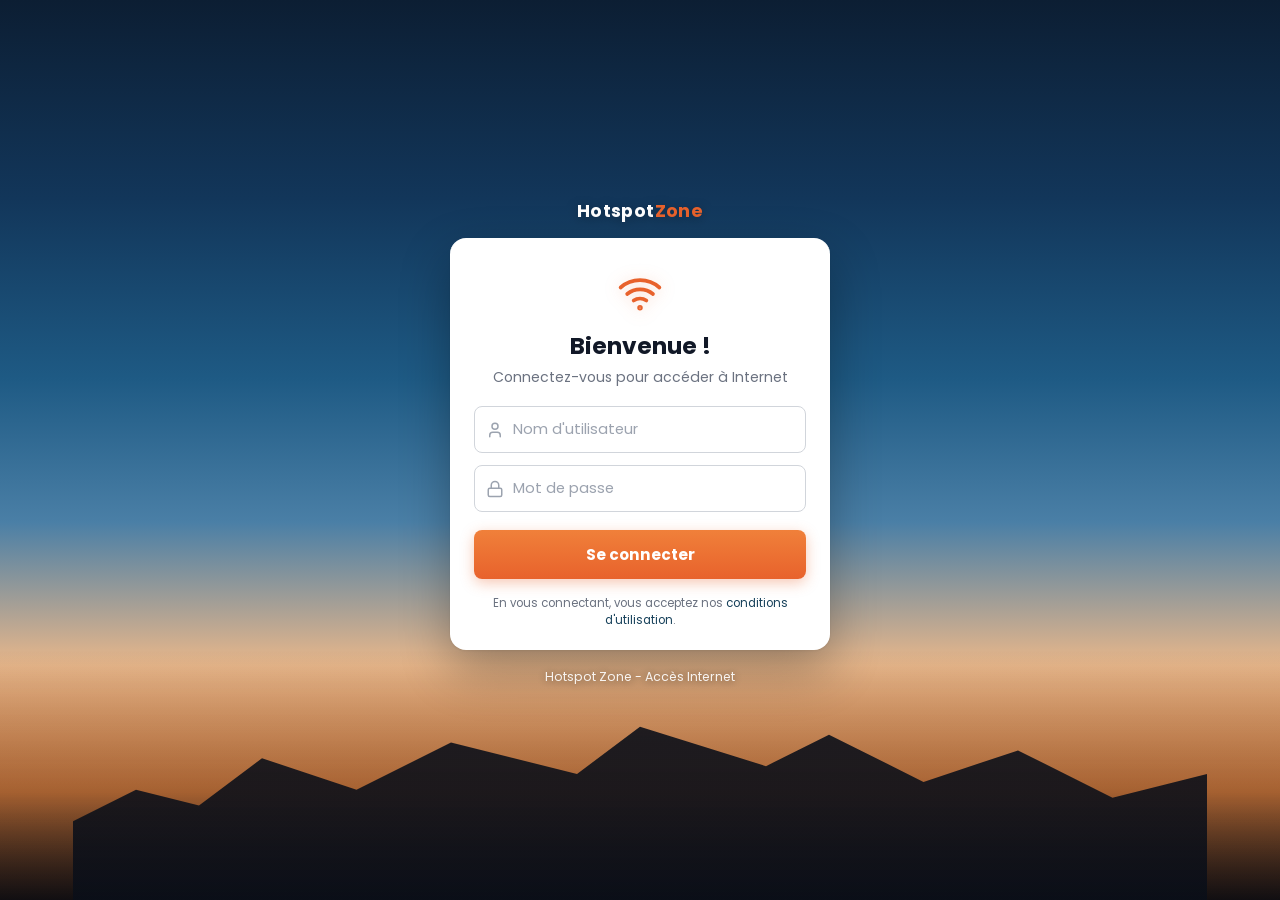
<file: Testportail/captive-portal/index.html>
<!DOCTYPE html>
<html lang="fr">
<head>
<meta charset="UTF-8">
<meta name="viewport" content="width=device-width, initial-scale=1.0">
<title>Hotspot Zone — Connexion</title>
<link rel="stylesheet" href="css/style.css?v=6">
</head>
<body>
<div class="portal-bg"></div>
<div class="wrap">
  <div class="brand-top">Hotspot<span>Zone</span></div>
  <div class="card">
    <div class="card-head">
      <div class="wifi-icon"><svg xmlns="http://www.w3.org/2000/svg" viewBox="0 0 24 24" fill="none" stroke="currentColor" stroke-width="2" stroke-linecap="round" stroke-linejoin="round"><path d="M5 12.55a11 11 0 0 1 14.08 0"/><path d="M1.42 9a16 16 0 0 1 21.16 0"/><path d="M8.53 16.11a6 6 0 0 1 6.95 0"/><circle cx="12" cy="20" r=".5" fill="currentColor"/></svg></div>
      <h1>Bienvenue !</h1>
      <p>Connectez-vous pour accéder à Internet</p>
    </div>
    <div id="status" class="status-msg"></div>
    <form name="login" action="$(link-login-only)" method="post" class="portal-form" id="login-form">
      <input type="hidden" name="dst" value="$(link-orig)">
      <input type="hidden" name="popup" value="true">
      <div class="field">
        <div class="input-icon">
          <svg xmlns="http://www.w3.org/2000/svg" viewBox="0 0 24 24" fill="none" stroke="currentColor" stroke-width="2" stroke-linecap="round" stroke-linejoin="round"><path d="M19 21v-2a4 4 0 0 0-4-4H9a4 4 0 0 0-4 4v2"/><circle cx="12" cy="7" r="4"/></svg>
          <input type="text" name="username" id="username" placeholder="Nom d'utilisateur" autocomplete="username" required>
        </div>
      </div>
      <div class="field">
        <div class="input-icon">
          <svg xmlns="http://www.w3.org/2000/svg" viewBox="0 0 24 24" fill="none" stroke="currentColor" stroke-width="2" stroke-linecap="round" stroke-linejoin="round"><rect x="3" y="11" width="18" height="11" rx="2"/><path d="M7 11V7a5 5 0 0 1 10 0v4"/></svg>
          <input type="password" name="password" id="code-pass" placeholder="Mot de passe">
        </div>
      </div>
      <button type="submit" class="btn-primary">Se connecter</button>
    </form>
    <p class="terms">En vous connectant, vous acceptez nos <a href="#">conditions d'utilisation</a>.</p>
  </div>
  <div class="footer">Hotspot Zone - Accès Internet</div>
</div>
<script>
// Voucher peut être saisi directement dans Nom d'utilisateur / Mot de passe
document.forms.login.addEventListener('submit', function(){
});
</script>

</html>
</file>
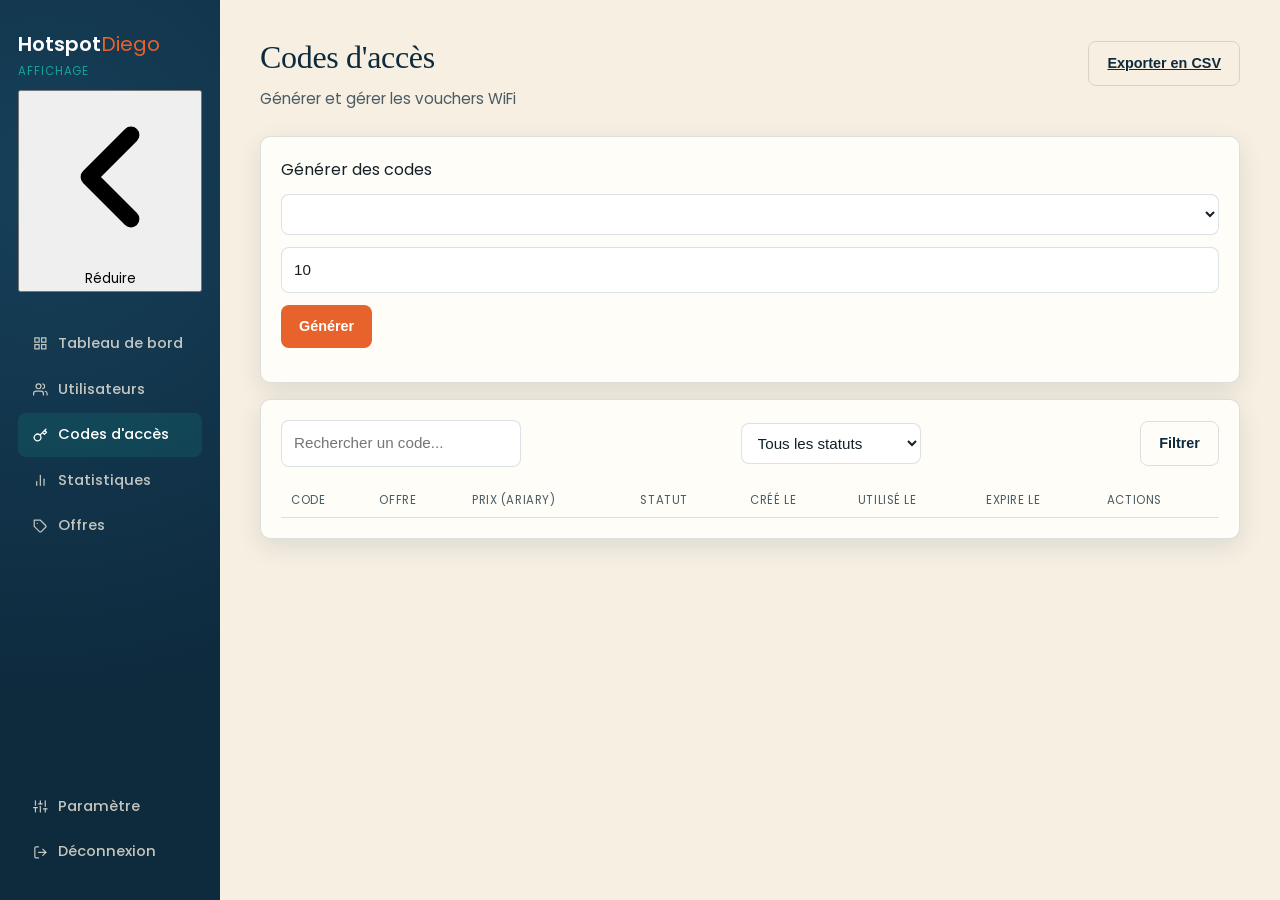
<file: dashboard/codes.html>
<!DOCTYPE html>
<html lang="fr">
<head>
<meta charset="UTF-8">
<meta name="viewport" content="width=device-width, initial-scale=1.0">
<title>Codes d'accès — Hotspot Diego</title>
<link rel="stylesheet" href="dashboard.css">
</head>
<body>

<div class="tout">
  <aside class="deuxieme">
    <div class="title">Hotspot<span style="color:var(--coral)">Diego</span>
      <small>Affichage</small>
    </div>
    <nav>
      <a href="dash.html">
        <svg xmlns="http://www.w3.org/2000/svg" viewBox="0 0 24 24" fill="none" stroke="currentColor" stroke-width="2" stroke-linecap="round" stroke-linejoin="round"><rect x="3" y="3" width="7" height="7"/><rect x="14" y="3" width="7" height="7"/><rect x="14" y="14" width="7" height="7"/><rect x="3" y="14" width="7" height="7"/></svg>
        Tableau de bord
      </a>
      <a href="#">
        <svg xmlns="http://www.w3.org/2000/svg" viewBox="0 0 24 24" fill="none" stroke="currentColor" stroke-width="2" stroke-linecap="round" stroke-linejoin="round"><path d="M17 21v-2a4 4 0 0 0-4-4H5a4 4 0 0 0-4 4v2"/><circle cx="9" cy="7" r="4"/><path d="M23 21v-2a4 4 0 0 0-3-3.87"/><path d="M16 3.13a4 4 0 0 1 0 7.75"/></svg>
        Utilisateurs
      </a>
      <a href="codes.html" class="active">
        <svg xmlns="http://www.w3.org/2000/svg" viewBox="0 0 24 24" fill="none" stroke="currentColor" stroke-width="2" stroke-linecap="round" stroke-linejoin="round"><path d="M21 2l-2 2m-7.61 7.61a5.5 5.5 0 1 1-7.778 7.778 5.5 5.5 0 0 1 7.777-7.777zm0 0L15.5 7.5m0 0l3 3L22 7l-3-3m-3.5 3.5L19 4"/></svg>
        Codes d'accès
      </a>
      <a href="stats.html">
        <svg xmlns="http://www.w3.org/2000/svg" viewBox="0 0 24 24" fill="none" stroke="currentColor" stroke-width="2" stroke-linecap="round" stroke-linejoin="round"><line x1="18" y1="20" x2="18" y2="10"/><line x1="12" y1="20" x2="12" y2="4"/><line x1="6" y1="20" x2="6" y2="14"/></svg>
        Statistiques
      </a>
      <a href="offres.html">
        <svg xmlns="http://www.w3.org/2000/svg" viewBox="0 0 24 24" fill="none" stroke="currentColor" stroke-width="2" stroke-linecap="round" stroke-linejoin="round"><path d="M20.59 13.41l-7.17 7.17a2 2 0 0 1-2.83 0L2 12V2h10l8.59 8.59a2 2 0 0 1 0 2.83z"/><line x1="7" y1="7" x2="7.01" y2="7"/></svg>
        Offres
      </a>
      <a href="parametre.html">
        <svg xmlns="http://www.w3.org/2000/svg" viewBox="0 0 24 24" fill="none" stroke="currentColor" stroke-width="2" stroke-linecap="round" stroke-linejoin="round"><line x1="4" y1="21" x2="4" y2="14"/><line x1="4" y1="10" x2="4" y2="3"/><line x1="12" y1="21" x2="12" y2="12"/><line x1="12" y1="8" x2="12" y2="3"/><line x1="20" y1="21" x2="20" y2="16"/><line x1="20" y1="12" x2="20" y2="3"/><line x1="1" y1="14" x2="7" y2="14"/><line x1="9" y1="8" x2="15" y2="8"/><line x1="17" y1="16" x2="23" y2="16"/></svg>
        Paramètre
      </a>
      <a href="../login_php/logout.php">
        <svg xmlns="http://www.w3.org/2000/svg" viewBox="0 0 24 24" fill="none" stroke="currentColor" stroke-width="2" stroke-linecap="round" stroke-linejoin="round"><path d="M9 21H5a2 2 0 0 1-2-2V5a2 2 0 0 1 2-2h4"/><polyline points="16 17 21 12 16 7"/><line x1="21" y1="12" x2="9" y2="12"/></svg>
        Déconnexion
      </a>
    </nav>
  </aside>

  <main class="main">

    <div class="topbar">
      <div>
        <h1>Codes d'accès</h1>
        <div class="subtitle">Générer et gérer les vouchers WiFi</div>
      </div>
      <a class="btn btn-outline" href="../login_php/vouchers.php?export=csv">Exporter en CSV</a>
    </div>

    <div id="message" class="error-banner" style="display:none;"></div>

    <div class="card" style="margin-bottom:16px;">
      <form id="form-generer" class="toolbar" style="margin-bottom:0;">
        <strong>Générer des codes</strong>
        <select id="plan-select" required></select>
        <input type="number" id="quantite" min="1" max="200" value="10" required title="Quantité">
        <button type="submit" class="btn btn-primary">Générer</button>
      </form>
      <div id="codes-genere" style="margin-top:14px;display:flex;flex-wrap:wrap;gap:8px;"></div>
    </div>

    <div class="card">
      <form id="form-filtres" class="toolbar">
        <input type="text" id="recherche" placeholder="Rechercher un code..." style="max-width:240px;">
        <select id="filtre-statut" style="max-width:180px;">
          <option value="">Tous les statuts</option>
          <option value="non_utilise">Non utilisés</option>
          <option value="actif">Actifs</option>
          <option value="expire">Expirés</option>
          <option value="desactive">Désactivés</option>
        </select>
        <button type="submit" class="btn btn-outline">Filtrer</button>
      </form>

      <table id="table-codes">
        <thead>
          <tr><th>Code</th><th>Offre</th><th>Prix</th><th>Statut</th><th>Créé le</th><th>Utilisé le</th><th>Expire le</th><th>Actions</th></tr>
        </thead>
        <tbody></tbody>
      </table>
    </div>

  </main>
</div>

<script src="../js/guard.js"></script>
<script src="../js/codes.js"></script>
</body>
</html>
</file>
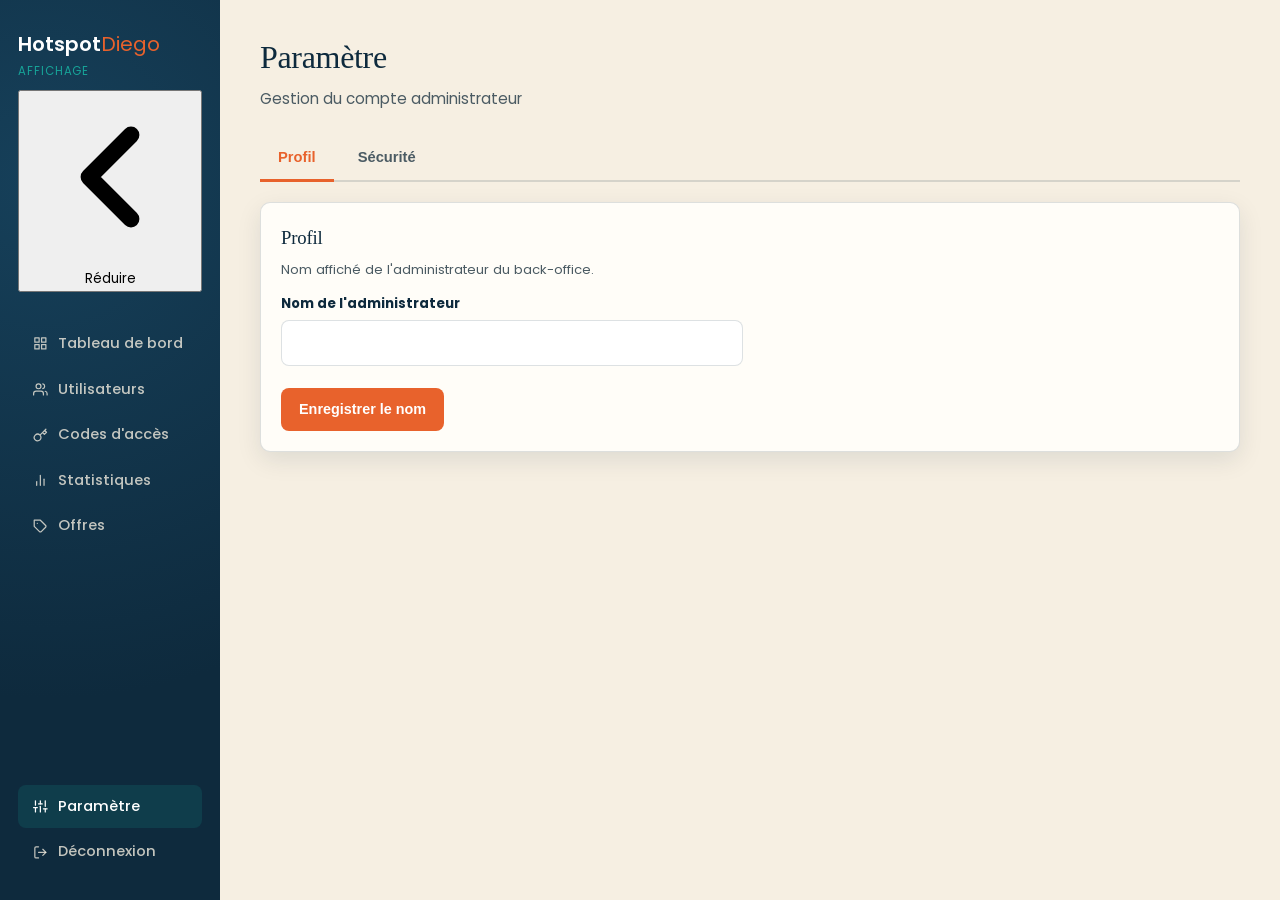
<file: dashboard/parametre.html>
<!DOCTYPE html>
<html lang="fr">
<head>
<meta charset="UTF-8">
<meta name="viewport" content="width=device-width, initial-scale=1.0">
<title>Paramètres — Hotspot Diego</title>
<link rel="stylesheet" href="dashboard.css">
</head>
<body>

<div class="tout">
  <aside class="deuxieme">
    <div class="title">Hotspot<span style="color:var(--coral)">Diego</span>
      <small>Affichage</small>
    </div>
    <nav>
      <a href="dash.html">
        <svg xmlns="http://www.w3.org/2000/svg" viewBox="0 0 24 24" fill="none" stroke="currentColor" stroke-width="2" stroke-linecap="round" stroke-linejoin="round"><rect x="3" y="3" width="7" height="7"/><rect x="14" y="3" width="7" height="7"/><rect x="14" y="14" width="7" height="7"/><rect x="3" y="14" width="7" height="7"/></svg>
        Tableau de bord
      </a>
      <a href="#">
        <svg xmlns="http://www.w3.org/2000/svg" viewBox="0 0 24 24" fill="none" stroke="currentColor" stroke-width="2" stroke-linecap="round" stroke-linejoin="round"><path d="M17 21v-2a4 4 0 0 0-4-4H5a4 4 0 0 0-4 4v2"/><circle cx="9" cy="7" r="4"/><path d="M23 21v-2a4 4 0 0 0-3-3.87"/><path d="M16 3.13a4 4 0 0 1 0 7.75"/></svg>
        Utilisateurs
      </a>
      <a href="codes.html">
        <svg xmlns="http://www.w3.org/2000/svg" viewBox="0 0 24 24" fill="none" stroke="currentColor" stroke-width="2" stroke-linecap="round" stroke-linejoin="round"><path d="M21 2l-2 2m-7.61 7.61a5.5 5.5 0 1 1-7.778 7.778 5.5 5.5 0 0 1 7.777-7.777zm0 0L15.5 7.5m0 0l3 3L22 7l-3-3m-3.5 3.5L19 4"/></svg>
        Codes d'accès
      </a>
      <a href="stats.html">
        <svg xmlns="http://www.w3.org/2000/svg" viewBox="0 0 24 24" fill="none" stroke="currentColor" stroke-width="2" stroke-linecap="round" stroke-linejoin="round"><line x1="18" y1="20" x2="18" y2="10"/><line x1="12" y1="20" x2="12" y2="4"/><line x1="6" y1="20" x2="6" y2="14"/></svg>
        Statistiques
      </a>
      <a href="offres.html">
        <svg xmlns="http://www.w3.org/2000/svg" viewBox="0 0 24 24" fill="none" stroke="currentColor" stroke-width="2" stroke-linecap="round" stroke-linejoin="round"><path d="M20.59 13.41l-7.17 7.17a2 2 0 0 1-2.83 0L2 12V2h10l8.59 8.59a2 2 0 0 1 0 2.83z"/><line x1="7" y1="7" x2="7.01" y2="7"/></svg>
        Offres
      </a>
      <a href="parametre.html" class="active">
        <svg xmlns="http://www.w3.org/2000/svg" viewBox="0 0 24 24" fill="none" stroke="currentColor" stroke-width="2" stroke-linecap="round" stroke-linejoin="round"><line x1="4" y1="21" x2="4" y2="14"/><line x1="4" y1="10" x2="4" y2="3"/><line x1="12" y1="21" x2="12" y2="12"/><line x1="12" y1="8" x2="12" y2="3"/><line x1="20" y1="21" x2="20" y2="16"/><line x1="20" y1="12" x2="20" y2="3"/><line x1="1" y1="14" x2="7" y2="14"/><line x1="9" y1="8" x2="15" y2="8"/><line x1="17" y1="16" x2="23" y2="16"/></svg>
        Paramètre
      </a>
      <a href="../login_php/logout.php">
        <svg xmlns="http://www.w3.org/2000/svg" viewBox="0 0 24 24" fill="none" stroke="currentColor" stroke-width="2" stroke-linecap="round" stroke-linejoin="round"><path d="M9 21H5a2 2 0 0 1-2-2V5a2 2 0 0 1 2-2h4"/><polyline points="16 17 21 12 16 7"/><line x1="21" y1="12" x2="9" y2="12"/></svg>
        Déconnexion
      </a>
    </nav>
  </aside>

  <main class="main">

    <div class="topbar">
      <div>
        <h1>Paramètres</h1>
        <div class="subtitle">Gestion du compte administrateur</div>
      </div>
    </div>

    <div class="tabs">
      <button type="button" class="tab active" data-tab="profil">Profil</button>
      <button type="button" class="tab" data-tab="securite">Sécurité</button>
    </div>

    <div id="tab-profil" class="tab-panel active">
      <div class="card card-large">
        <h3 style="margin-bottom:6px;">Profil</h3>
        <p class="hint" style="margin-top:0;">Nom affiché de l'administrateur du back-office.</p>

        <div id="message-nom" class="error-banner" style="display:none;"></div>

        <form id="form-nom">
          <div class="form-grid form-grid-2">
            <div class="field">
              <label for="nom-admin">Nom de l'administrateur</label>
              <input type="text" id="nom-admin" required minlength="3">
            </div>
          </div>
          <button type="submit" class="btn btn-primary">Enregistrer le nom</button>
        </form>
      </div>
    </div>

    <div id="tab-securite" class="tab-panel">
      <div class="card card-large">
        <h3 style="margin-bottom:6px;">Sécurité</h3>
        <p class="hint" style="margin-top:0;">Modifiez le mot de passe de connexion au back-office.</p>

        <div id="message" class="error-banner" style="display:none;"></div>

        <form id="form-password">
          <div class="form-grid">
            <div class="field">
              <label for="username">Identifiant admin</label>
              <input type="text" id="username" autocomplete="username" required>
            </div>
            <div class="field">
              <label for="current">Mot de passe actuel</label>
              <input type="password" id="current" autocomplete="current-password" required>
            </div>
            <div class="field">
              <label for="new">Nouveau mot de passe</label>
              <input type="password" id="new" autocomplete="new-password" required minlength="6">
            </div>
            <div class="field">
              <label for="confirm">Confirmer</label>
              <input type="password" id="confirm" autocomplete="new-password" required minlength="6">
            </div>
          </div>
          <button type="submit" class="btn btn-primary">Enregistrer</button>
        </form>
      </div>
    </div>

  </main>
</div>

<script src="../js/guard.js"></script>
<script src="../js/parametre.js"></script>
</body>
</html>
</file>
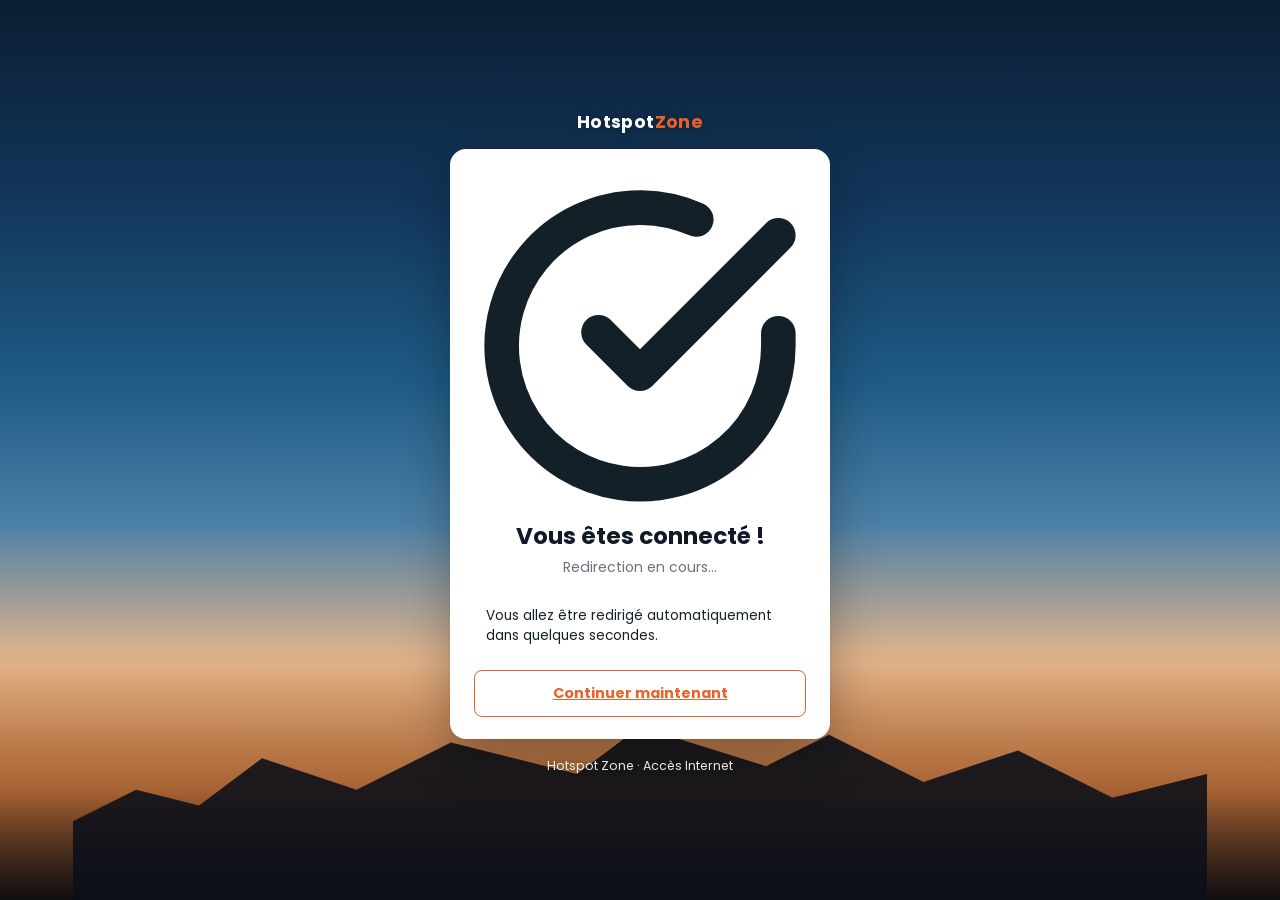
<file: Testportail/hotspot/alogin.html>
<!DOCTYPE html>
<html lang="fr">
<head>
<title>Hotspot Zone — Connexion réussie</title>
<meta http-equiv="Content-Type" content="text/html; charset=UTF-8" />
<meta http-equiv="pragma" content="no-cache" />
<meta http-equiv="expires" content="no-cache" />
<meta http-equiv="refresh" content="2; url=$(link-redirect)" />
<meta name="viewport" content="width=device-width, initial-scale=1.0" />
<link rel="stylesheet" href="css/style.css" />
</head>

<!-- ══════════════════════════════════════════════════
     BACK-END MikroTik : startClock (ne pas modifier)
     ══════════════════════════════════════════════════ -->
<script type="text/javascript">
<!--
  function startClock() {
    $(if popup == 'true')
    open('$(link-status)', 'hotspot_status', 'toolbar=0,location=0,directories=0,status=0,menubars=0,resizable=1,width=320,height=240');
    $(endif)
    location.href = '$(link-redirect)';
  }
//-->
</script>
<!-- ═══════════════════════════════════════════════════ -->

<body onload="startClock()">

<div class="portal-bg"></div>

<div class="wrap">
  <div class="brand-top">Hotspot<span>Zone</span></div>

  <div class="card">
    <div class="card-head">
      <div class="card-icon ok">
        <svg xmlns="http://www.w3.org/2000/svg" viewBox="0 0 24 24" fill="none" stroke="currentColor" stroke-width="2.5" stroke-linecap="round" stroke-linejoin="round">
          <path d="M22 11.08V12a10 10 0 1 1-5.93-9.14"/>
          <polyline points="22 4 12 14.01 9 11.01"/>
        </svg>
      </div>
      <h1>Vous êtes connecté !</h1>
      <p>Redirection en cours…</p>
    </div>

    <div class="status-msg info show">
      Vous allez être redirigé automatiquement dans quelques secondes.
    </div>

    <div class="progress-bar-wrap">
      <div class="progress-bar"></div>
    </div>

    <a href="$(link-redirect)" class="btn-outline" id="btn-redirect">
      Continuer maintenant
    </a>
  </div>

  <div class="footer">Hotspot Zone · Accès Internet</div>
</div>

</body>
</html>
</file>
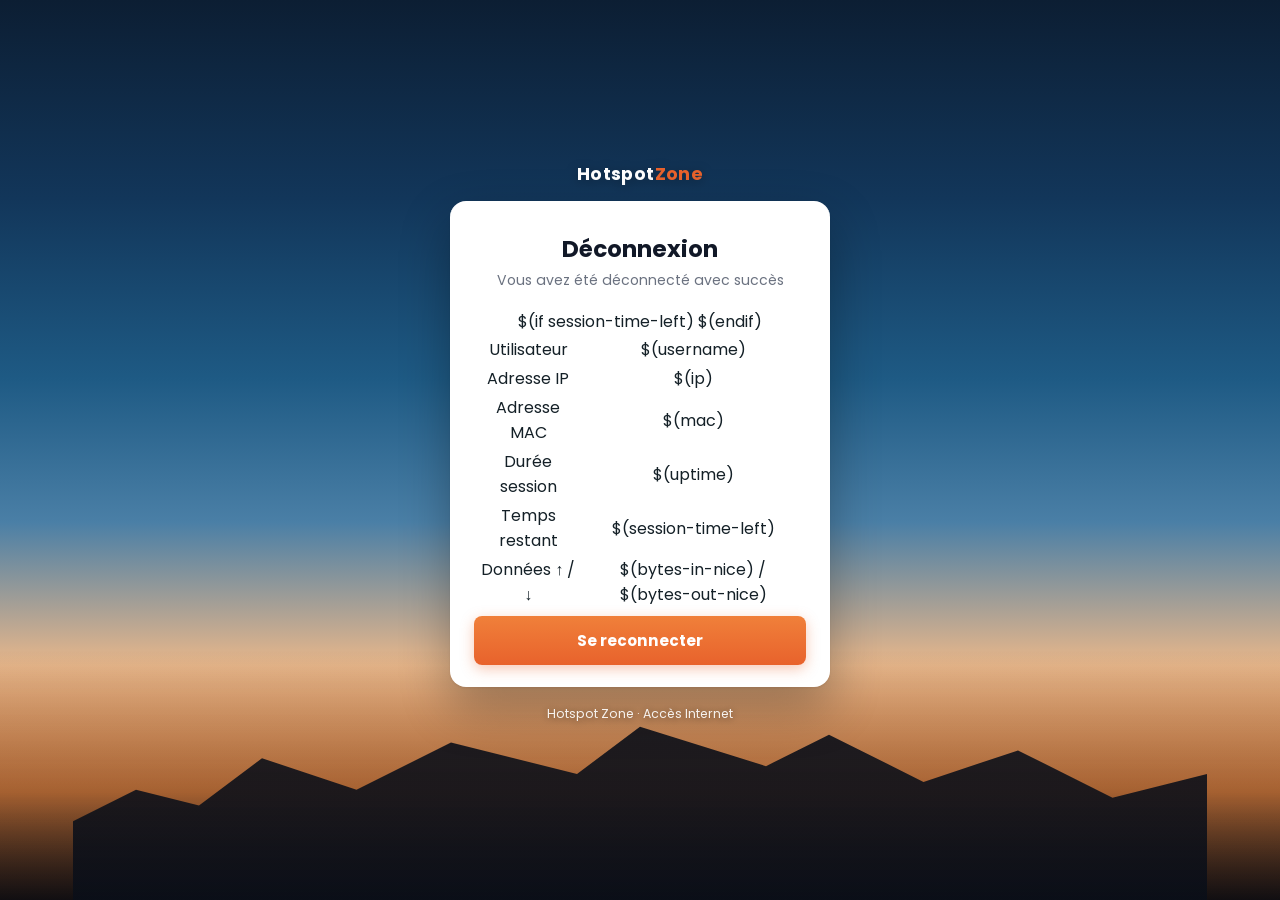
<file: Testportail/hotspot/logout.html>
<!DOCTYPE html>
<html lang="fr">
<head>
<title>Hotspot Zone — Déconnexion</title>
<meta http-equiv="Content-Type" content="text/html; charset=UTF-8" />
<meta http-equiv="pragma" content="no-cache" />
<meta http-equiv="expires" content="no-cache" />
<meta name="viewport" content="width=device-width, initial-scale=1.0" />
<link rel="stylesheet" href="css/style.css" />
</head>

<!-- ══════════════════════════════════════════════════
     BACK-END MikroTik : openLogin (ne pas modifier)
     ══════════════════════════════════════════════════ -->
<script type="text/javascript">
<!--
  function openLogin() {
    if (window.name != 'hotspot_logout') return true;
    open('$(link-login)', '_blank', '');
    window.close();
    return false;
  }
//-->
</script>
<!-- ═══════════════════════════════════════════════════ -->

<body>

<div class="portal-bg"></div>

<div class="wrap">
  <div class="brand-top">Hotspot<span>Zone</span></div>

  <div class="card">
    <div class="card-head">
      <h1>Déconnexion</h1>
      <p>Vous avez été déconnecté avec succès</p>
    </div>

    <!-- ═══ Récapitulatif de session (back-end intact) ═══ -->
    <table class="session-table">
      <tr>
        <td>Utilisateur</td>
        <td>$(username)</td>
      </tr>
      <tr>
        <td>Adresse IP</td>
        <td>$(ip)</td>
      </tr>
      <tr>
        <td>Adresse MAC</td>
        <td>$(mac)</td>
      </tr>
      <tr>
        <td>Durée session</td>
        <td>$(uptime)</td>
      </tr>
      $(if session-time-left)
      <tr>
        <td>Temps restant</td>
        <td>$(session-time-left)</td>
      </tr>
      $(endif)
      <tr>
        <td>Données ↑ / ↓</td>
        <td>$(bytes-in-nice) / $(bytes-out-nice)</td>
      </tr>
    </table>
    <!-- ═════════════════════════════════════════════════ -->

    <!-- Bouton reconnexion (back-end intact) -->
    <form action="$(link-login)" name="login" onsubmit="return openLogin()">
      <button type="submit" class="btn-primary" id="btn-reconnect">
        Se reconnecter
      </button>
    </form>
  </div>

  <div class="footer">Hotspot Zone · Accès Internet</div>
</div>

</body>
</html>
</file>
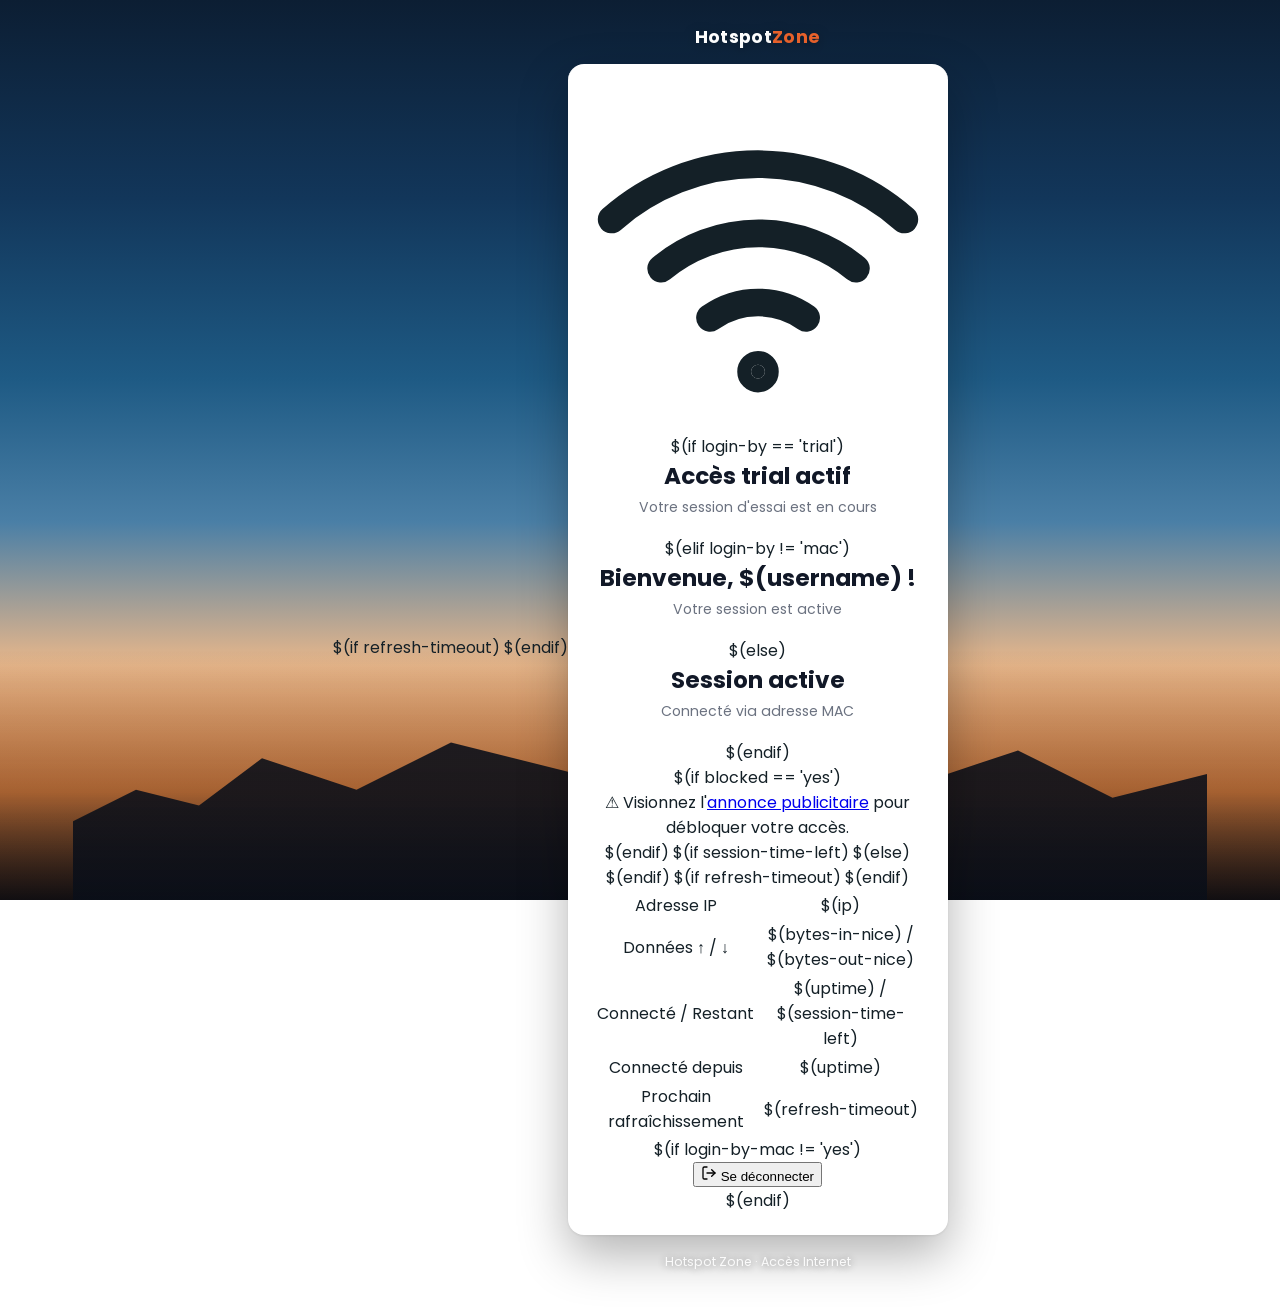
<file: Testportail/hotspot/status.html>
<!DOCTYPE html>
<html lang="fr">
<head>
<title>Hotspot Zone — Session active</title>
$(if refresh-timeout)
<meta http-equiv="refresh" content="$(refresh-timeout-secs)">
$(endif)
<meta http-equiv="Content-Type" content="text/html; charset=UTF-8" />
<meta http-equiv="pragma" content="no-cache" />
<meta http-equiv="expires" content="no-cache" />
<meta name="viewport" content="width=device-width, initial-scale=1.0" />
<link rel="stylesheet" href="css/style.css" />
</head>

<!-- ══════════════════════════════════════════════════════════
     BACK-END MikroTik : focusAdvert / openAdvert / openLogout
     (ne pas modifier)
     ══════════════════════════════════════════════════════════ -->
<script type="text/javascript">
<!--
$(if advert-pending == 'yes')
  var popup = '';
  function focusAdvert() {
    if (window.focus) popup.focus();
  }
  function openAdvert() {
    popup = open('$(link-advert)', 'hotspot_advert', '');
    setTimeout("focusAdvert()", 1000);
  }
$(endif)
  function openLogout() {
    if (window.name != 'hotspot_status') return true;
    open('$(link-logout)', 'hotspot_logout', 'toolbar=0,location=0,directories=0,status=0,menubars=0,resizable=1,width=320,height=280');
    window.close();
    return false;
  }
//-->
</script>
<!-- ════════════════════════════════════════════════════════ -->

<body $(if advert-pending == 'yes') onload="openAdvert()" $(endif)>

<div class="portal-bg"></div>

<div class="wrap">
  <div class="brand-top">Hotspot<span>Zone</span></div>

  <div class="card">
    <div class="card-head">
      <div class="card-icon ok">
        <svg xmlns="http://www.w3.org/2000/svg" viewBox="0 0 24 24" fill="none" stroke="currentColor" stroke-width="2" stroke-linecap="round" stroke-linejoin="round">
          <path d="M5 12.55a11 11 0 0 1 14.08 0"/>
          <path d="M1.42 9a16 16 0 0 1 21.16 0"/>
          <path d="M8.53 16.11a6 6 0 0 1 6.95 0"/>
          <circle cx="12" cy="20" r=".5" fill="currentColor"/>
        </svg>
      </div>

      $(if login-by == 'trial')
      <h1>Accès trial actif</h1>
      <p>Votre session d'essai est en cours</p>
      $(elif login-by != 'mac')
      <h1>Bienvenue, $(username) !</h1>
      <p>Votre session est active</p>
      $(else)
      <h1>Session active</h1>
      <p>Connecté via adresse MAC</p>
      $(endif)
    </div>

    <!-- Alerte publicité requise (back-end intact) -->
    $(if blocked == 'yes')
    <div class="advert-banner">
      ⚠ Visionnez l'<a href="$(link-advert)" target="hotspot_advert">annonce publicitaire</a>
      pour débloquer votre accès.
    </div>
    $(endif)

    <!-- ═══ Informations de session (back-end intact) ═══ -->
    <table class="session-table">
      <tr>
        <td>Adresse IP</td>
        <td>$(ip)</td>
      </tr>
      <tr>
        <td>Données ↑ / ↓</td>
        <td>$(bytes-in-nice) / $(bytes-out-nice)</td>
      </tr>
      $(if session-time-left)
      <tr>
        <td>Connecté / Restant</td>
        <td>$(uptime) / $(session-time-left)</td>
      </tr>
      $(else)
      <tr>
        <td>Connecté depuis</td>
        <td>$(uptime)</td>
      </tr>
      $(endif)
      $(if refresh-timeout)
      <tr>
        <td>Prochain rafraîchissement</td>
        <td>$(refresh-timeout)</td>
      </tr>
      $(endif)
    </table>
    <!-- ════════════════════════════════════════════════ -->

    <!-- Bouton déconnexion (back-end intact) -->
    $(if login-by-mac != 'yes')
    <form action="$(link-logout)" name="logout" onsubmit="return openLogout()">
      <button type="submit" class="btn-danger" id="btn-logout">
        <svg xmlns="http://www.w3.org/2000/svg" viewBox="0 0 24 24" fill="none" stroke="currentColor" stroke-width="2" stroke-linecap="round" stroke-linejoin="round" style="width:16px;height:16px">
          <path d="M9 21H5a2 2 0 0 1-2-2V5a2 2 0 0 1 2-2h4"/>
          <polyline points="16 17 21 12 16 7"/>
          <line x1="21" y1="12" x2="9" y2="12"/>
        </svg>
        Se déconnecter
      </button>
    </form>
    $(endif)
  </div>

  <div class="footer">Hotspot Zone · Accès Internet</div>
</div>

</body>
</html>
</file>
<file: Testportail/captive-portal/css/style.css>
@import url('https://fonts.googleapis.com/css2?family=Poppins:wght@400;500;600;700&display=swap');

:root {
  --bay: #0E2A3D;
  --bay-light: #16405A;
  --lagoon: #17A398;
  --lagoon-dim: #0F7A70;
  --coral: #E8622C;
  --sand: #F6EFE2;
  --paper: #FFFDF8;
  --ink: #142027;
  --ink-soft: #5A6B72;
}

* {
  box-sizing: border-box;
}

body {
  margin: 0;
  min-height: 100vh;
  font-family: 'Poppins', sans-serif;
  color: var(--ink);
  display: flex;
  align-items: center;
  justify-content: center;
  padding: 24px 16px 40px;
  position: relative;
  overflow-x: hidden;
}

/* Background image inspirée de la capture : ciel bleu → coucher orange + montagnes */
.portal-bg {
  position: fixed;
  inset: 0;
  z-index: -2;
  background:
    linear-gradient(180deg, #0C1E33 0%, #12365A 22%, #1E5A84 42%, #4A7FA6 58%, #E9B78A 74%, #E8843C 88%, #1A0F0A 100%);
}

.portal-bg::after {
  content: '';
  position: absolute;
  left: 0;
  right: 0;
  bottom: 0;
  height: 28vh;
  background: linear-gradient(180deg, transparent 0%, rgba(10, 15, 25, 0.55) 100%),
    url("data:image/svg+xml,%3Csvg xmlns='http://www.w3.org/2000/svg' viewBox='0 0 1440 320'%3E%3Cpath fill='%230A0F1A' fill-opacity='0.95' d='M0,220 L80,180 L160,200 L240,140 L360,180 L480,120 L640,160 L720,100 L880,150 L960,110 L1080,170 L1200,130 L1320,190 L1440,160 L1440,320 L0,320 Z'/%3E%3C/svg%3E");
  background-size: 100% 100%, 100% 100%;
  background-repeat: no-repeat;
  opacity: 0.95;
}

.wrap {
  width: 100%;
  max-width: 380px;
  display: flex;
  flex-direction: column;
  align-items: center;
  gap: 14px;
}

.brand-top {
  font-family: 'Poppins', serif;
  font-size: 1.1rem;
  font-weight: 700;
  color: #fff;
  letter-spacing: 0.02em;
  text-shadow: 0 2px 12px rgba(0, 0, 0, 0.35);
}

.brand-top span {
  color: var(--coral);
}

.card {
  width: 100%;
  background: #ffffff;
  border-radius: 16px;
  border-top: 3px solid #ffffff;
  box-shadow: 0 20px 50px rgba(0, 0, 0, 0.3), 0 1px 3px rgba(0,0,0,0.08);
  padding: 28px 24px 22px;
  text-align: center;
}

.wifi-icon {
  width: 48px;
  height: 48px;
  margin: 0 auto 12px;
  color: var(--coral);
  display: flex;
  align-items: center;
  justify-content: center;
  filter: drop-shadow(0 2px 8px rgba(232, 98, 44, 0.25));
}

.wifi-icon svg {
  width: 44px;
  height: 44px;
}

.wifi-icon.success {
  color: var(--lagoon);
}

.card-head h1 {
  font-family: 'Poppins', serif;
  font-size: 1.45rem;
  margin: 0 0 4px;
  color: #111827;
}

.card-head p {
  margin: 0 0 18px;
  color: #6B7280;
  font-size: 0.88rem;
}

.portal-form {
  text-align: left;
}

.field {
  margin-bottom: 12px;
  text-align: left;
}
.field label {
  display: block;
  font-size: 0.78rem;
  font-weight: 600;
  color: #374151;
  margin-bottom: 5px;
}

.input-icon {
  position: relative;
  display: flex;
  align-items: center;
}

.input-icon svg {
  position: absolute;
  left: 12px;
  width: 18px;
  height: 18px;
  color: #9CA3AF;
  pointer-events: none;
}

.input-icon input {
  width: 100%;
  padding: 12px 12px 12px 38px;
  border: 1.5px solid #D1D5DB;
  border-radius: 8px;
  font-family: 'Poppins', sans-serif;
  font-size: 0.92rem;
  background: #fff;
  color: var(--ink);
  outline: none;
  transition: border-color 0.2s, box-shadow 0.2s;
}

.input-icon input:focus {
  border-color: var(--coral);
  box-shadow: 0 0 0 3px rgba(232, 98, 44, 0.15);
}

.input-icon input::placeholder {
  color: #9CA3AF;
}

.btn-primary {
  width: 100%;
  margin-top: 6px;
  padding: 13px;
  border: none;
  border-radius: 8px;
  background: var(--coral);
  background: linear-gradient(180deg, #F0803A 0%, var(--coral) 100%);
  color: #fff;
  font-family: 'Poppins', sans-serif;
  font-weight: 700;
  font-size: 0.95rem;
  cursor: pointer;
  box-shadow: 0 4px 14px rgba(232, 98, 44, 0.35);
  transition: transform 0.08s, box-shadow 0.15s, filter 0.15s;
}

.btn-primary:hover {
  filter: brightness(1.06);
  box-shadow: 0 6px 18px rgba(232, 98, 44, 0.45);
}

.btn-primary:active {
  transform: scale(0.98);
}

.btn-primary:disabled {
  opacity: 0.6;
  cursor: not-allowed;
}

.divider {
  display: flex;
  align-items: center;
  gap: 12px;
  margin: 14px 0;
  color: #9CA3AF;
  font-size: 0.82rem;
}

.divider::before,
.divider::after {
  content: '';
  flex: 1;
  height: 1px;
  background: #D1D5DB;
}

.divider span {
  padding: 0 4px;
}

.btn-outline {
  width: 100%;
  padding: 12px;
  border: 1.5px solid var(--coral);
  border-radius: 8px;
  background: #fff;
  color: var(--coral);
  font-family: 'Poppins', sans-serif;
  font-weight: 700;
  font-size: 0.9rem;
  cursor: pointer;
  display: inline-flex;
  align-items: center;
  justify-content: center;
  gap: 8px;
  transition: background 0.15s, color 0.15s, border-color 0.15s;
}

.btn-outline:hover {
  background: rgba(232, 98, 44, 0.06);
  border-color: var(--coral);
}

.terms {
  margin: 16px 0 0;
  font-size: 0.72rem;
  color: #6B7280;
  line-height: 1.4;
}

.terms a {
  color: var(--bay-light);
  text-decoration: none;
}

.terms a:hover {
  text-decoration: underline;
}

.footer {
  margin-top: 4px;
  color: rgba(255, 255, 255, 0.9);
  font-size: 0.78rem;
  text-shadow: 0 1px 8px rgba(0, 0, 0, 0.5);
  text-align: center;
}

.status-msg {
  padding: 10px 12px;
  border-radius: 8px;
  font-size: 0.85rem;
  margin-bottom: 14px;
  display: none;
  text-align: left;
}

.status-msg.show {
  display: block;
}

.status-msg.error {
  background: rgba(196, 67, 43, 0.08);
  color: #C4432B;
  border: 1px solid rgba(196, 67, 43, 0.25);
}

.status-msg.success {
  background: rgba(63, 163, 77, 0.1);
  color: #0F7A2E;
  border: 1px solid rgba(63, 163, 77, 0.25);
}

.success-view {
  text-align: center;
}

.success-view h1 {
  font-family: 'Poppins', serif;
  font-size: 1.3rem;
  color: var(--bay);
  margin: 0 0 6px;
}

.success-view p {
  color: var(--ink-soft);
  font-size: 0.9rem;
  margin: 0 0 10px;
}

.expires {
  font-family: monospace;
  font-size: 0.95rem;
  color: var(--bay);
  font-weight: 700;
  margin-top: 10px;
}

@media (max-width: 420px) {
  .card {
    padding: 22px 18px 18px;
  }
}
</file>
<file: dashboard/dashboard.css>
@import url('https://fonts.googleapis.com/css2?family=Poppins:wght@400;500;600;700&display=swap');

*{
    font-family: 'Poppins';
    font-weight: 400;
    line-height: 1.6;
}
:root {
    --bay: #0E2A3D;
    --bay-light: #16405A;
    --lagoon: #17A398;
    --lagoon-dim: #0F7A70;
    --coral: #E8622C;
    --sand: #F6EFE2;
    --paper: #FFFDF8;
    --ink: #142027;
    --ink-soft: #4B5B63;
    --success: #3FA34D;
    --warn: #C9A227;
    --danger: #C4432B;
    --line: rgba(14, 42, 61, 0.14);
    --radius: 10px;
    --shadow: 0 8px 24px rgba(14, 42, 61, 0.10);
}

* {
    box-sizing: border-box;
}

body {
    margin: 0;
    background: var(--sand);
    color: var(--ink);
    font-family: 'Karla', sans-serif;
    -webkit-font-smoothing: antialiased;
}

h1,h2, h3, .display {
    font-family: 'Fraunces', serif;
    letter-spacing: -0.01em;
    color: var(--bay);
    margin: 0;
}

.mono {
    font-family: 'IBM Plex Mono', monospace;
}

a {
    color: var(--lagoon-dim);
}


/* Transitions fluides entre les pages */
@view-transition {
    navigation: auto;
}

@keyframes page-in {
    from {
        opacity: 0;
        transform: translateY(10px);
    }
    to {
        opacity: 1;
        transform: none;
    }
}

.tout {
    display: grid;
    grid-template-columns: 220px 1fr;
    min-height: 100vh;
}

.main {
    animation: page-in 0.4s cubic-bezier(0.22, 0.61, 0.36, 1) both;
}

.deuxieme {
    position: fixed;
    top: 0;
    left: 0;
    height: 100vh;
    width: 220px;
    overflow-y: auto;
    scrollbar-width: none;
    background: radial-gradient(circle at 20% 20%, var(--bay-light), var(--bay) 70%);
    color: var(--sand);
    padding: 28px 18px;
    display: flex;
    flex-direction: column;
    gap: 6px;
    font-family: 'Poppins', sans-serif;
}

.deuxieme::-webkit-scrollbar {
    display: none;
}

.deuxieme .title {
    font-family: 'Poppins', sans-serif;
    font-size: 1.25rem;
    font-weight: 600;
    color: #fff;
    margin-bottom: 4px;
}

.deuxieme .title small {
    display: block;
    font-family: 'Poppins', sans-serif;
    font-weight: 400;
    font-size: 0.72rem;
    letter-spacing: 0.08em;
    text-transform: uppercase;
    color: var(--lagoon);
    margin-top: 2px;
}

.deuxieme nav {
    margin-top: 24px;
    display: flex;
    flex-direction: column;
    gap: 2px;
}

.deuxieme nav a {
    display: flex;
    align-items: center;
    gap: 10px;
    color: rgba(246, 239, 226, 0.78);
    text-decoration: none;
    padding: 10px 12px;
    border-radius: 8px;
    font-size: 0.92rem;
    font-weight: 500;
    border-left: 3px solid transparent;
    transition: background 0.2s ease, color 0.2s ease;
}

.deuxieme nav a svg {
    width: 1em;
    height: 1em;
    flex-shrink: 0;
}

.deuxieme nav a:hover {
    background: rgba(255, 255, 255, 0.06);
}

.deuxieme nav a:nth-last-child(2) {
    margin-top: 235px;
}

.deuxieme nav a.active {
    background: rgba(23, 163, 152, 0.16);
    color: #fff;
}

.main {
    grid-column: 2;
    padding: 32px 40px;
    max-width: 1100px;
}

.topbar {
    display: flex;
    justify-content: space-between;
    align-items: baseline;
    margin-bottom: 24px;
}

.topbar .subtitle {
    color: var(--ink-soft);
    font-size: 0.95rem;
    margin-top: 4px;
}


.card {
    background: var(--paper);
    border: 1px solid var(--line);
    border-radius: var(--radius);
    padding: 20px;
    box-shadow: var(--shadow);
}

.stat-grid {
    display: grid;
    grid-template-columns: repeat(auto-fit, minmax(180px, 1fr));
    gap: 16px;
    margin-bottom: 28px;
}

.stat-card {
    background: var(--paper);
    border: 1px solid var(--line);
    border-radius: var(--radius);
    padding: 18px 20px;
}

.stat-card .label {
    font-size: 0.76rem;
    text-transform: uppercase;
    letter-spacing: 0.06em;
    color: var(--ink-soft);
}

.stat-card .value {
    font-family: 'Fraunces', serif;
    font-size: 2rem;
    color: var(--bay);
    margin-top: 4px;
}

.stat-card.accent .value {
    color: var(--lagoon-dim);
}


.btn {
    display: inline-flex;
    align-items: center;
    gap: 6px;
    padding: 10px 18px;
    border-radius: 8px;
    border: none;
    font-family: 'Karla', sans-serif;
    font-weight: 700;
    font-size: 0.9rem;
    cursor: pointer;
    transition: transform 0.08s ease, box-shadow 0.15s ease;
}

.btn:active {
    transform: scale(0.98);
}

.btn-primary {
    background: var(--coral);
    color: #fff;
}

.btn-primary:hover {
    box-shadow: 0 4px 14px rgba(232, 98, 44, 0.35);
}

.btn-secondary {
    background: var(--bay);
    color: var(--sand);
}

.btn-outline {
    background: transparent;
    border: 1.5px solid var(--line);
    color: var(--bay);
}

.btn-danger {
    background: transparent;
    color: var(--danger);
    border: 1.5px solid rgba(196, 67, 43, 0.3);
}

.btn-sm {
    padding: 6px 12px;
    font-size: 0.8rem;
}


label {
    display: block;
    font-size: 0.82rem;
    font-weight: 700;
    color: var(--bay);
    margin-bottom: 6px;
}

input,
select,
textarea {
    width: 100%;
    padding: 10px 12px;
    border: 1.5px solid var(--line);
    border-radius: 8px;
    font-family: 'Karla', sans-serif;
    font-size: 0.95rem;
    background: #fff;
    color: var(--ink);
}

input:focus,
select:focus,
textarea:focus {
    outline: none;
    border-color: var(--lagoon);
    box-shadow: 0 0 0 3px rgba(23, 163, 152, 0.15);
}

.field {
    margin-bottom: 16px;
}

.field-row {
    display: grid;
    grid-template-columns: 1fr 1fr;
    gap: 14px;
}


.login-screen {
    min-height: 100vh;
    display: flex;
    align-items: center;
    justify-content: center;
    background: radial-gradient(circle at 20% 20%, var(--bay-light), var(--bay) 70%);
    padding: 20px;
}

.login-card {
    background: var(--paper);
    border-radius: 14px;
    padding: 40px 36px;
    width: 100%;
    max-width: 380px;
    box-shadow: 0 20px 60px rgba(0, 0, 0, 0.35);
    text-align: center;
}

.login-card .title-mark {
    font-family: 'Fraunces', serif;
    font-size: 1.6rem;
    color: var(--bay);
}

.login-card .title-mark span {
    color: var(--coral);
}

.login-card p.tag {
    color: var(--ink-soft);
    font-size: 0.88rem;
    margin: 6px 0 26px;
}

.login-card form {
    text-align: left;
}

.error-banner {
    background: rgba(196, 67, 43, 0.08);
    border: 1px solid rgba(196, 67, 43, 0.3);
    color: var(--danger);
    padding: 10px 12px;
    border-radius: 8px;
    font-size: 0.85rem;
    margin-bottom: 14px;
}

.success-banner {
    background: rgba(63, 163, 77, 0.12);
    border: 1px solid rgba(63, 163, 77, 0.35);
    color: var(--success);
    padding: 10px 12px;
    border-radius: 8px;
    font-size: 0.85rem;
    margin-bottom: 14px;
}

.card-large {
    max-width: 980px;
}

.form-grid {
    display: grid;
    grid-template-columns: repeat(4, 1fr);
    gap: 14px;
    margin-bottom: 6px;
}

.form-grid-2 {
    grid-template-columns: repeat(2, 1fr);
}

.form-grid-3 {
    grid-template-columns: repeat(3, 1fr);
}

.tabs {
    display: flex;
    gap: 6px;
    margin-bottom: 20px;
    border-bottom: 2px solid var(--line);
}

.tab {
    background: none;
    border: none;
    padding: 10px 18px;
    font-family: 'Karla', sans-serif;
    font-size: 0.92rem;
    font-weight: 700;
    color: var(--ink-soft);
    cursor: pointer;
    border-bottom: 3px solid transparent;
    margin-bottom: -2px;
    transition: color 0.2s ease, border-color 0.2s ease;
}

.tab:hover { color: var(--bay); }

.tab.active {
    color: var(--coral);
    border-bottom-color: var(--coral);
}

.tab-panel { display: none; }
.tab-panel.active { display: block; }


table {
    width: 100%;
    border-collapse: collapse;
    font-size: 0.9rem;
}

th {
    text-align: left;
    font-size: 0.72rem;
    text-transform: uppercase;
    letter-spacing: 0.05em;
    color: var(--ink-soft);
    padding: 8px 10px;
    border-bottom: 1.5px solid var(--line);
}

.badge {
    display: inline-block;
    padding: 3px 10px;
    border-radius: 20px;
    font-size: 0.72rem;
    font-weight: 700;
}

.badge-actif {
    background: rgba(63, 163, 77, 0.14);
    color: var(--success);
}

.badge-non_utilise {
    background: rgba(14, 42, 61, 0.08);
    color: var(--ink-soft);
}

.badge-expire {
    background: rgba(201, 162, 39, 0.14);
    color: var(--warn);
}

.badge-desactive {
    background: rgba(196, 67, 43, 0.1);
    color: var(--danger);
} 

.voucher-strip {
    display: inline-flex;
    align-items: center;
    background: #fff;
    border: 1.5px dashed var(--line);
    border-radius: 8px;
    padding: 6px 12px;
    position: relative;
}

.voucher-strip::before,
.voucher-strip::after {
    content: '';
    position: absolute;
    width: 10px;
    height: 10px;
    background: var(--sand);
    border: 1.5px dashed var(--line);
    border-radius: 50%;
    top: 50%;
    transform: translateY(-50%);
}

.voucher-strip::before {
    left: -6px;
}

.voucher-strip::after {
    right: -6px;
}

.toolbar {
    display: flex;
    justify-content: space-between;
    align-items: center;
    margin-bottom: 16px;
    gap: 12px;
    flex-wrap: wrap;
}

.hint {
    color: var(--ink-soft);
    font-size: 0.82rem;
    margin-top: 6px;
}

@media (max-width: 800px) {
    .tout {
        grid-template-columns: 1fr;
    }

    .deuxieme {
        position: static;
        width: auto;
        height: auto;
        display: flex;
        flex-direction: row;
        overflow-x: auto;
        overflow-y: hidden;
        padding: 14px;
    }

    .deuxieme nav {
        flex-direction: row;
        margin-top: 0;
    }

    .deuxieme nav a:nth-last-child(2) {
        margin-top: 0;
    }

    .main {
        grid-column: 1;
        padding: 20px;
    }

    .field-row {
        grid-template-columns: 1fr;
    }

    .form-grid {
        grid-template-columns: 1fr 1fr;
    }
}

@media (max-width: 560px) {
    .form-grid {
        grid-template-columns: 1fr;
    }
}
</file>
<file: Testportail/hotspot/css/style.css>
@import url('https://fonts.googleapis.com/css2?family=Poppins:wght@400;500;600;700&display=swap');

:root {
  --bay: #0E2A3D;
  --bay-light: #16405A;
  --lagoon: #17A398;
  --lagoon-dim: #0F7A70;
  --coral: #E8622C;
  --sand: #F6EFE2;
  --paper: #FFFDF8;
  --ink: #142027;
  --ink-soft: #5A6B72;
}

* {
  box-sizing: border-box;
}

body {
  margin: 0;
  min-height: 100vh;
  font-family: 'Poppins', sans-serif;
  color: var(--ink);
  display: flex;
  align-items: center;
  justify-content: center;
  padding: 24px 16px 40px;
  position: relative;
  overflow-x: hidden;
}

/* Background image inspirée de la capture : ciel bleu → coucher orange + montagnes */
.portal-bg {
  position: fixed;
  inset: 0;
  z-index: -2;
  background:
    linear-gradient(180deg, #0C1E33 0%, #12365A 22%, #1E5A84 42%, #4A7FA6 58%, #E9B78A 74%, #E8843C 88%, #1A0F0A 100%);
}

.portal-bg::after {
  content: '';
  position: absolute;
  left: 0;
  right: 0;
  bottom: 0;
  height: 28vh;
  background: linear-gradient(180deg, transparent 0%, rgba(10, 15, 25, 0.55) 100%),
    url("data:image/svg+xml,%3Csvg xmlns='http://www.w3.org/2000/svg' viewBox='0 0 1440 320'%3E%3Cpath fill='%230A0F1A' fill-opacity='0.95' d='M0,220 L80,180 L160,200 L240,140 L360,180 L480,120 L640,160 L720,100 L880,150 L960,110 L1080,170 L1200,130 L1320,190 L1440,160 L1440,320 L0,320 Z'/%3E%3C/svg%3E");
  background-size: 100% 100%, 100% 100%;
  background-repeat: no-repeat;
  opacity: 0.95;
}

.wrap {
  width: 100%;
  max-width: 380px;
  display: flex;
  flex-direction: column;
  align-items: center;
  gap: 14px;
}

.brand-top {
  font-family: 'Poppins', serif;
  font-size: 1.1rem;
  font-weight: 700;
  color: #fff;
  letter-spacing: 0.02em;
  text-shadow: 0 2px 12px rgba(0, 0, 0, 0.35);
}

.brand-top span {
  color: var(--coral);
}

.card {
  width: 100%;
  background: #ffffff;
  border-radius: 16px;
  border-top: 3px solid #ffffff;
  box-shadow: 0 20px 50px rgba(0, 0, 0, 0.3), 0 1px 3px rgba(0,0,0,0.08);
  padding: 28px 24px 22px;
  text-align: center;
}

.wifi-icon {
  width: 48px;
  height: 48px;
  margin: 0 auto 12px;
  color: var(--coral);
  display: flex;
  align-items: center;
  justify-content: center;
  filter: drop-shadow(0 2px 8px rgba(232, 98, 44, 0.25));
}

.wifi-icon svg {
  width: 44px;
  height: 44px;
}

.wifi-icon.success {
  color: var(--lagoon);
}

.card-head h1 {
  font-family: 'Poppins', serif;
  font-size: 1.45rem;
  margin: 0 0 4px;
  color: #111827;
}

.card-head p {
  margin: 0 0 18px;
  color: #6B7280;
  font-size: 0.88rem;
}

.portal-form {
  text-align: left;
}

.field {
  margin-bottom: 12px;
  text-align: left;
}
.field label {
  display: block;
  font-size: 0.78rem;
  font-weight: 600;
  color: #374151;
  margin-bottom: 5px;
}

.input-icon {
  position: relative;
  display: flex;
  align-items: center;
}

.input-icon svg {
  position: absolute;
  left: 12px;
  width: 18px;
  height: 18px;
  color: #9CA3AF;
  pointer-events: none;
}

.input-icon input {
  width: 100%;
  padding: 12px 12px 12px 38px;
  border: 1.5px solid #D1D5DB;
  border-radius: 8px;
  font-family: 'Poppins', sans-serif;
  font-size: 0.92rem;
  background: #fff;
  color: var(--ink);
  outline: none;
  transition: border-color 0.2s, box-shadow 0.2s;
}

.input-icon input:focus {
  border-color: var(--coral);
  box-shadow: 0 0 0 3px rgba(232, 98, 44, 0.15);
}

.input-icon input::placeholder {
  color: #9CA3AF;
}

.btn-primary {
  width: 100%;
  margin-top: 6px;
  padding: 13px;
  border: none;
  border-radius: 8px;
  background: var(--coral);
  background: linear-gradient(180deg, #F0803A 0%, var(--coral) 100%);
  color: #fff;
  font-family: 'Poppins', sans-serif;
  font-weight: 700;
  font-size: 0.95rem;
  cursor: pointer;
  box-shadow: 0 4px 14px rgba(232, 98, 44, 0.35);
  transition: transform 0.08s, box-shadow 0.15s, filter 0.15s;
}

.btn-primary:hover {
  filter: brightness(1.06);
  box-shadow: 0 6px 18px rgba(232, 98, 44, 0.45);
}

.btn-primary:active {
  transform: scale(0.98);
}

.btn-primary:disabled {
  opacity: 0.6;
  cursor: not-allowed;
}

.divider {
  display: flex;
  align-items: center;
  gap: 12px;
  margin: 14px 0;
  color: #9CA3AF;
  font-size: 0.82rem;
}

.divider::before,
.divider::after {
  content: '';
  flex: 1;
  height: 1px;
  background: #D1D5DB;
}

.divider span {
  padding: 0 4px;
}

.btn-outline {
  width: 100%;
  padding: 12px;
  border: 1.5px solid var(--coral);
  border-radius: 8px;
  background: #fff;
  color: var(--coral);
  font-family: 'Poppins', sans-serif;
  font-weight: 700;
  font-size: 0.9rem;
  cursor: pointer;
  display: inline-flex;
  align-items: center;
  justify-content: center;
  gap: 8px;
  transition: background 0.15s, color 0.15s, border-color 0.15s;
}

.btn-outline:hover {
  background: rgba(232, 98, 44, 0.06);
  border-color: var(--coral);
}

.terms {
  margin: 16px 0 0;
  font-size: 0.72rem;
  color: #6B7280;
  line-height: 1.4;
}

.terms a {
  color: var(--bay-light);
  text-decoration: none;
}

.terms a:hover {
  text-decoration: underline;
}

.footer {
  margin-top: 4px;
  color: rgba(255, 255, 255, 0.9);
  font-size: 0.78rem;
  text-shadow: 0 1px 8px rgba(0, 0, 0, 0.5);
  text-align: center;
}

.status-msg {
  padding: 10px 12px;
  border-radius: 8px;
  font-size: 0.85rem;
  margin-bottom: 14px;
  display: none;
  text-align: left;
}

.status-msg.show {
  display: block;
}

.status-msg.error {
  background: rgba(196, 67, 43, 0.08);
  color: #C4432B;
  border: 1px solid rgba(196, 67, 43, 0.25);
}

.status-msg.success {
  background: rgba(63, 163, 77, 0.1);
  color: #0F7A2E;
  border: 1px solid rgba(63, 163, 77, 0.25);
}

.success-view {
  text-align: center;
}

.success-view h1 {
  font-family: 'Poppins', serif;
  font-size: 1.3rem;
  color: var(--bay);
  margin: 0 0 6px;
}

.success-view p {
  color: var(--ink-soft);
  font-size: 0.9rem;
  margin: 0 0 10px;
}

.expires {
  font-family: monospace;
  font-size: 0.95rem;
  color: var(--bay);
  font-weight: 700;
  margin-top: 10px;
}

@media (max-width: 420px) {
  .card {
    padding: 22px 18px 18px;
  }
}
</file>
